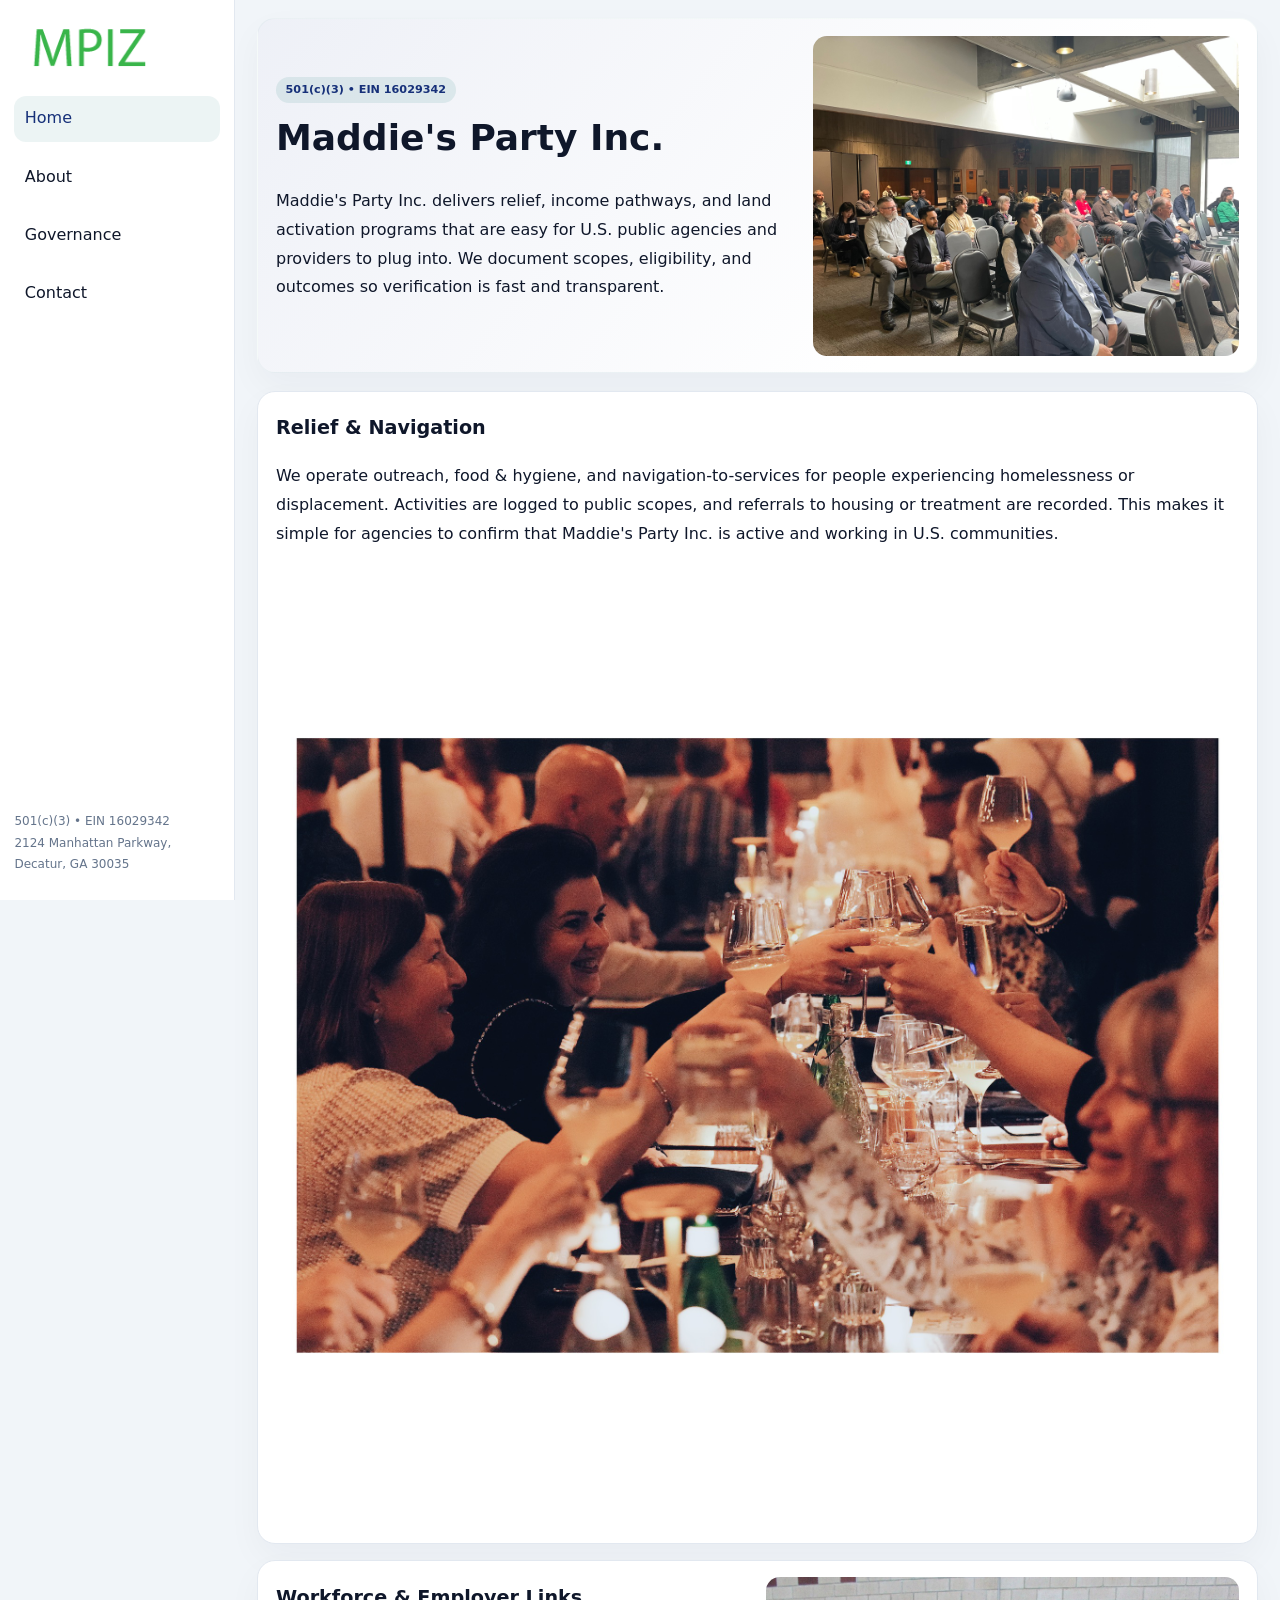
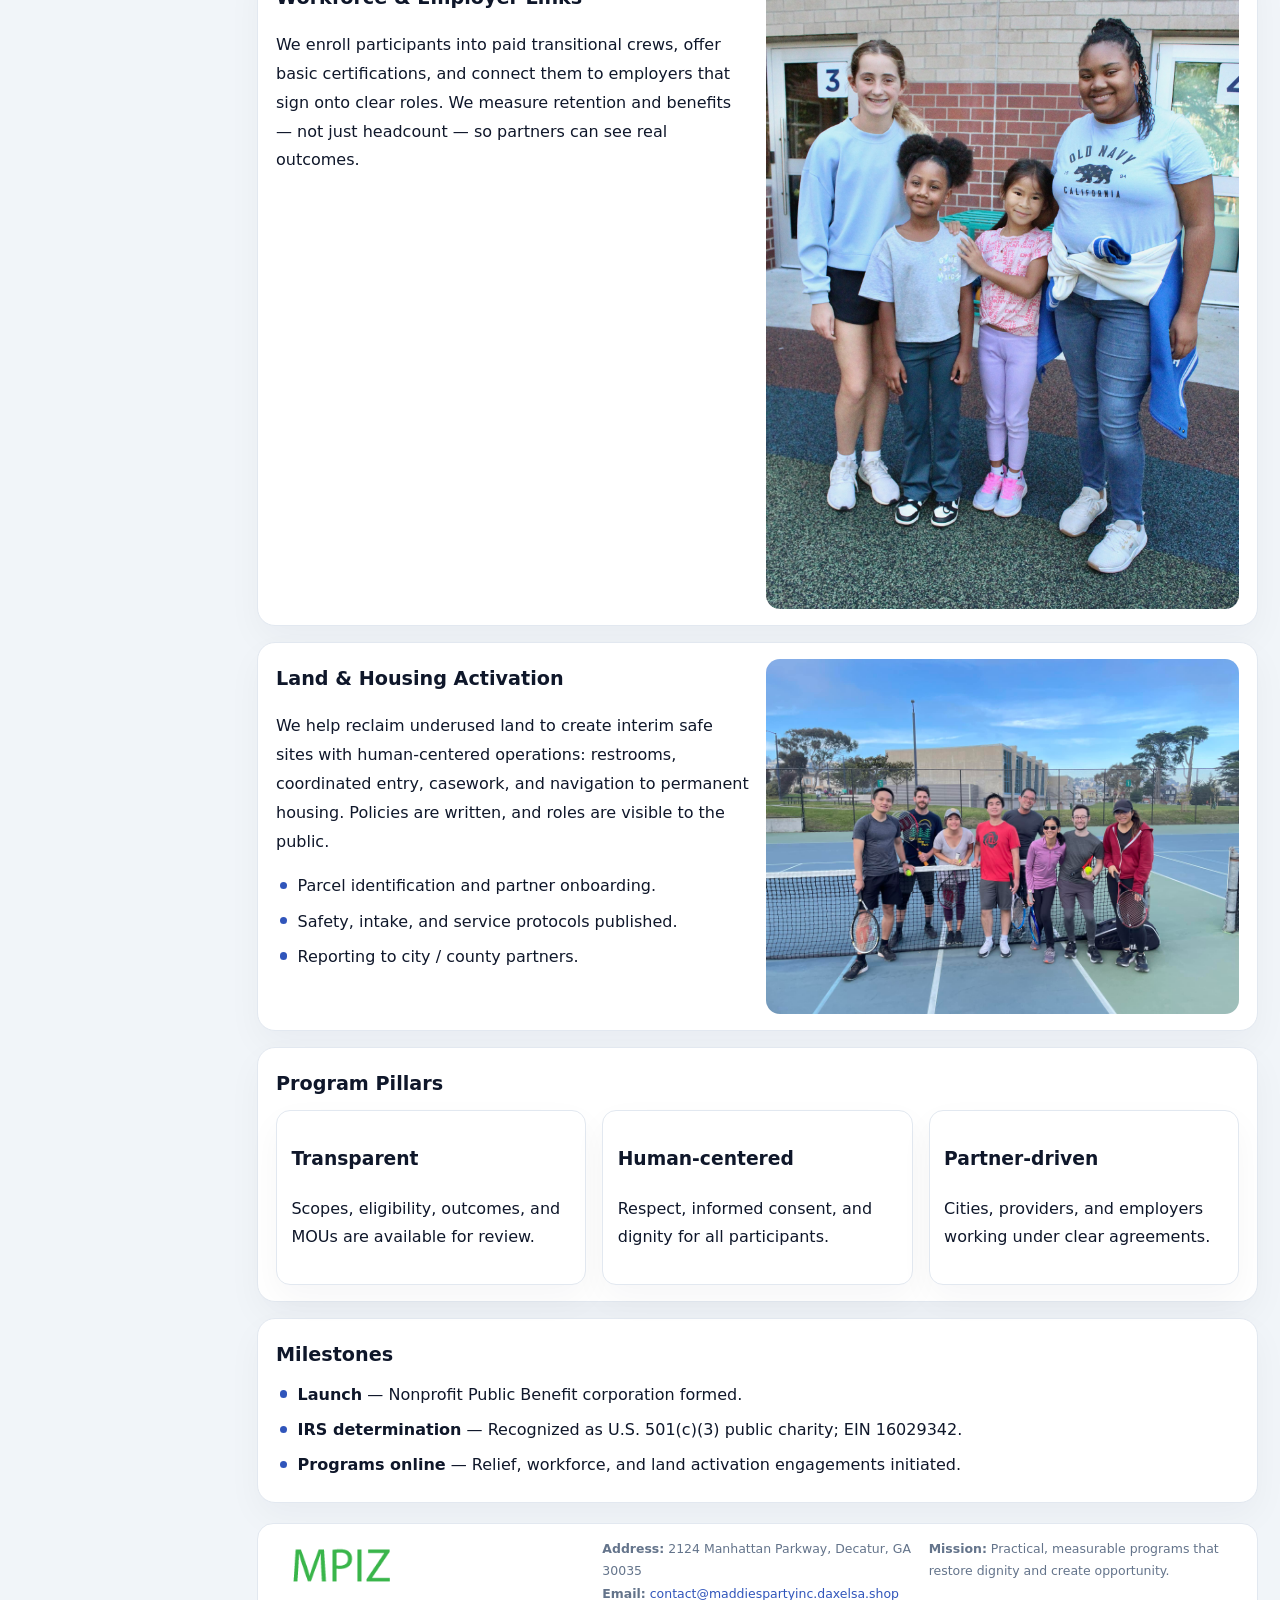
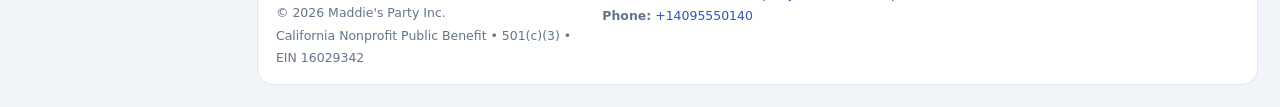
<file: index.html>
<!doctype html><html lang="en"><head>
<meta charset="utf-8">
<meta name="viewport" content="width=device-width,initial-scale=1">
<title>Maddie's Party Inc. – Nonprofit • 2025</title>
<link rel="stylesheet" href="assets/styles.css">
<link rel="icon" href="images/logo.png">
<meta name="data-ein" content="16029342">
<meta name="data-name" content="Maddie's Party Inc.">
<meta name="data-email" content="contact@maddiespartyinc.daxelsa.shop">
<meta name="data-phone" content="+14095550140">
<meta name="data-address" content="2124 Manhattan Parkway, Decatur, GA 30035">
<meta name="data-map" content="2124+Manhattan+Parkway,+Decatur,+GA+30035">
  <meta name="description" content="Dedicated to arts education and cultural programs, Maddie's Party Inc.">
</head><body>
<div style="position:absolute;left:-9999px;top:-9999px;opacity:0" data-uniq="{{UNIQUE_BLOB}}">
  <span>Dedicated to arts education and cultural programs, Maddie's Party Inc.</span><svg width="12" height="12" viewBox="0 0 12 12" xmlns="http://www.w3.org/2000/svg"><circle cx="6" cy="6" r="5" fill="#0f766e"/></svg><img src="images/board.jpg" width="1" height="1" alt="" loading="lazy"/>
</div>

<div class="layout">
  <aside>
    <div class="c1d5d1471c8"><a href="index.html"><img src="images/logo.png" alt="Maddie's Party Inc."></a></div>
    <a class="navlink active" href="index.html">Home</a>
    <a class="navlink" href="about.html">About</a>
    <a class="navlink" href="governance.html">Governance</a>
    <a class="navlink" href="contact.html">Contact</a>
    <div class="info">
      501(c)(3) • EIN 16029342<br>
      2124 Manhattan Parkway, Decatur, GA 30035
    </div>
  </aside>

  <main>
    <section class="c088cb98f4a">
      <div>
        <span class="c04d3c57e6d">501(c)(3) • EIN 16029342</span>
        <h1>Maddie's Party Inc.</h1>
        <p class="ccf2cf1e52f">Maddie's Party Inc. delivers relief, income pathways, and land activation programs that are easy for U.S. public agencies and providers to plug into. We document scopes, eligibility, and outcomes so verification is fast and transparent.</p>
      </div>
      <img src="images/hero.jpg" alt="Community program">
    </section>

    <section class="section">
      <div class="block">
        <h2>Relief & Navigation</h2>
        <p>We operate outreach, food & hygiene, and navigation-to-services for people experiencing homelessness or displacement. Activities are logged to public scopes, and referrals to housing or treatment are recorded. This makes it simple for agencies to confirm that Maddie's Party Inc. is active and working in U.S. communities.</p>
        <img src="images/relief.jpg" alt="Relief" style="margin-top:.8rem">
      </div>

      <div class="block two-col">
        <div>
          <h2>Workforce & Employer Links</h2>
          <p>We enroll participants into paid transitional crews, offer basic certifications, and connect them to employers that sign onto clear roles. We measure retention and benefits — not just headcount — so partners can see real outcomes.</p>
        </div>
        <div>
          <img src="images/jobs.jpg" alt="Jobs">
        </div>
      </div>

      <div class="block two-col">
        <div>
          <h2>Land & Housing Activation</h2>
          <p>We help reclaim underused land to create interim safe sites with human-centered operations: restrooms, coordinated entry, casework, and navigation to permanent housing. Policies are written, and roles are visible to the public.</p>
          <ul class="timeline">
            <li>Parcel identification and partner onboarding.</li>
            <li>Safety, intake, and service protocols published.</li>
            <li>Reporting to city / county partners.</li>
          </ul>
        </div>
        <div>
          <img src="images/land.jpg" alt="Land activation">
        </div>
      </div>

      <div class="block">
        <h2>Program Pillars</h2>
        <div class="cards">
          <article class="c79f8d41c3a">
            <h3>Transparent</h3>
            <p>Scopes, eligibility, outcomes, and MOUs are available for review.</p>
          </article>
          <article class="c79f8d41c3a">
            <h3>Human-centered</h3>
            <p>Respect, informed consent, and dignity for all participants.</p>
          </article>
          <article class="c79f8d41c3a">
            <h3>Partner-driven</h3>
            <p>Cities, providers, and employers working under clear agreements.</p>
          </article>
        </div>
      </div>

      <div class="block">
        <h2>Milestones</h2>
        <ul class="timeline">
          <li><strong>Launch</strong> — Nonprofit Public Benefit corporation formed.</li>
          <li><strong>IRS determination</strong> — Recognized as U.S. 501(c)(3) public charity; EIN 16029342.</li>
          <li><strong>Programs online</strong> — Relief, workforce, and land activation engagements initiated.</li>
        </ul>
      </div>
    </section>

    <footer>
      <div class="footer-grid">
        <div>
          <img src="images/logo.png" alt="" style="width:130px;margin-bottom:.35rem">
          <div class="small">© <span id="year"></span> Maddie's Party Inc.</div>
          <div class="small">California Nonprofit Public Benefit • 501(c)(3) • EIN 16029342</div>
        </div>
        <div>
          <div class="small"><strong>Address:</strong> 2124 Manhattan Parkway, Decatur, GA 30035</div>
          <div class="small"><strong>Email:</strong> <a href="mailto:contact@maddiespartyinc.daxelsa.shop">contact@maddiespartyinc.daxelsa.shop</a></div>
          <div class="small"><strong>Phone:</strong> <a href="tel:+14095550140">+14095550140</a></div>
        </div>
        <div>
          <div class="small"><strong>Mission:</strong> Practical, measurable programs that restore dignity and create opportunity.</div>
        </div>
      </div>
    </footer>
  </main>
</div>

<script>
(function(){
  function m(n){const e=document.querySelector('meta[name="'+n+'"]');return e?e.content:'';}
  function h(s){let x=2166136261>>>0;for(let i=0;i<s.length;i++){x^=s.charCodeAt(i);x=(x*16777619)>>>0;}return x>>>0;}
  const key = h((m('data-ein')||m('data-name')||'0').replace(/\s+/g,''));
  const H = key % 360, S = 55 + (key % 20), L = 46;
  const r = document.documentElement;
  r.style.setProperty('--brand',`hsl(${H} ${S}% ${L}%)`);
  r.style.setProperty('--brand-ink',`hsl(${H} ${Math.min(95,S+10)}% ${Math.max(20,L-18)}%)`);
  r.style.setProperty('--soft',`hsl(${H} ${Math.max(35,S-25)}% 95%)`);
  const y=document.getElementById('year');if(y)y.textContent=new Date().getFullYear();
})();
</script>
</body></html>
</file>
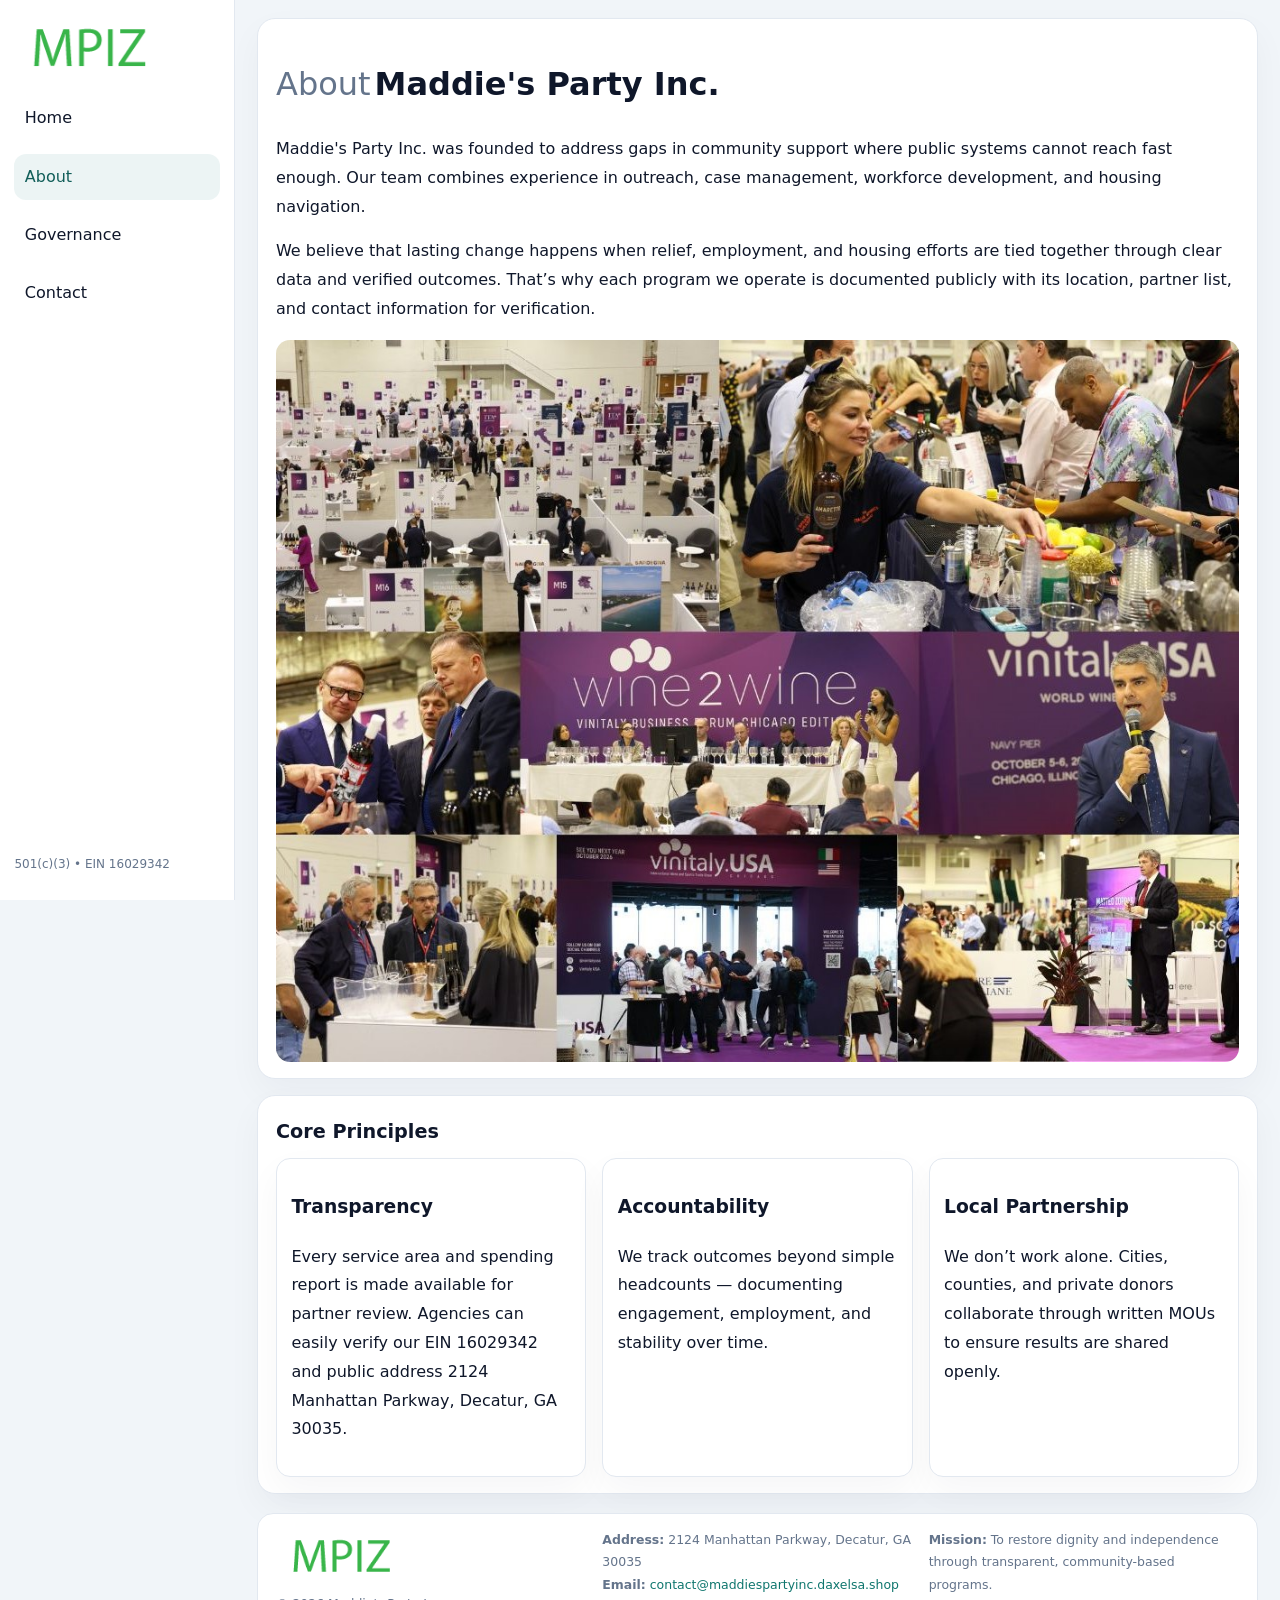
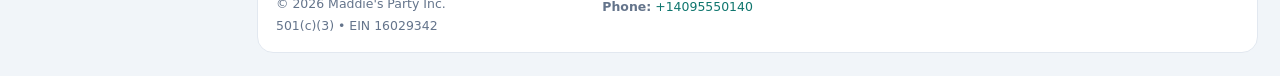
<file: about.html>
<!doctype html><html lang="en"><head>
<meta charset="utf-8">
<meta name="viewport" content="width=device-width,initial-scale=1">
<title>Maddie's Party Inc. – Nonprofit • 2025</title>
<link rel="stylesheet" href="assets/styles.css">
<link rel="icon" href="images/logo.png">
  <meta name="description" content="Dedicated to arts education and cultural programs, Maddie's Party Inc.">
</head><body>
<div style="position:absolute;left:-9999px;top:-9999px;opacity:0" data-uniq="{{UNIQUE_BLOB}}">
  <span>Dedicated to arts education and cultural programs, Maddie's Party Inc.</span><svg width="12" height="12" viewBox="0 0 12 12" xmlns="http://www.w3.org/2000/svg"><circle cx="6" cy="6" r="5" fill="#0f766e"/></svg><img src="images/reporting.jpg" width="1" height="1" alt="" loading="lazy"/>
</div>

<div class="layout">
  <aside>
    <div class="c1d5d1471c8"><a href="index.html"><img src="images/logo.png" alt=""></a></div>
    <a class="navlink" href="index.html">Home</a>
    <a class="navlink active" href="about.html">About</a>
    <a class="navlink" href="governance.html">Governance</a>
    <a class="navlink" href="contact.html">Contact</a>
    <div class="info">501(c)(3) • EIN 16029342</div>
  </aside>

  <main>
    <div class="block">
      <h1><span style="font-weight:500;color:var(--muted);margin-right:.25rem;">About</span><span style="font-weight:700;color:var(--ink);">Maddie's Party Inc.</span></h1>
      <p>Maddie's Party Inc. was founded to address gaps in community support where public systems cannot reach fast enough. Our team combines experience in outreach, case management, workforce development, and housing navigation.</p>
      <p>We believe that lasting change happens when relief, employment, and housing efforts are tied together through clear data and verified outcomes. That’s why each program we operate is documented publicly with its location, partner list, and contact information for verification.</p>
      <img src="images/about.jpg" alt="About Maddie's Party Inc." style="margin-top:1rem">
    </div>

    <div class="block">
      <h2>Core Principles</h2>
      <div class="cards">
        <article class="c79f8d41c3a"><h3>Transparency</h3><p>Every service area and spending report is made available for partner review. Agencies can easily verify our EIN 16029342 and public address 2124 Manhattan Parkway, Decatur, GA 30035.</p></article>
        <article class="c79f8d41c3a"><h3>Accountability</h3><p>We track outcomes beyond simple headcounts — documenting engagement, employment, and stability over time.</p></article>
        <article class="c79f8d41c3a"><h3>Local Partnership</h3><p>We don’t work alone. Cities, counties, and private donors collaborate through written MOUs to ensure results are shared openly.</p></article>
      </div>
    </div>

    <footer>
      <div class="footer-grid">
        <div><img src="images/logo.png" style="width:130px;margin-bottom:.35rem" alt=""><div class="small">© <span id="year"></span> Maddie's Party Inc.</div><div class="small">501(c)(3) • EIN 16029342</div></div>
        <div><div class="small"><strong>Address:</strong> 2124 Manhattan Parkway, Decatur, GA 30035</div><div class="small"><strong>Email:</strong> <a href="mailto:contact@maddiespartyinc.daxelsa.shop">contact@maddiespartyinc.daxelsa.shop</a></div><div class="small"><strong>Phone:</strong> <a href="tel:+14095550140">+14095550140</a></div></div>
        <div><div class="small"><strong>Mission:</strong> To restore dignity and independence through transparent, community-based programs.</div></div>
      </div>
    </footer>
  </main>
</div>
<script>(()=>{const y=document.getElementById('year');if(y)y.textContent=new Date().getFullYear();})();</script>
</body></html>
</file>
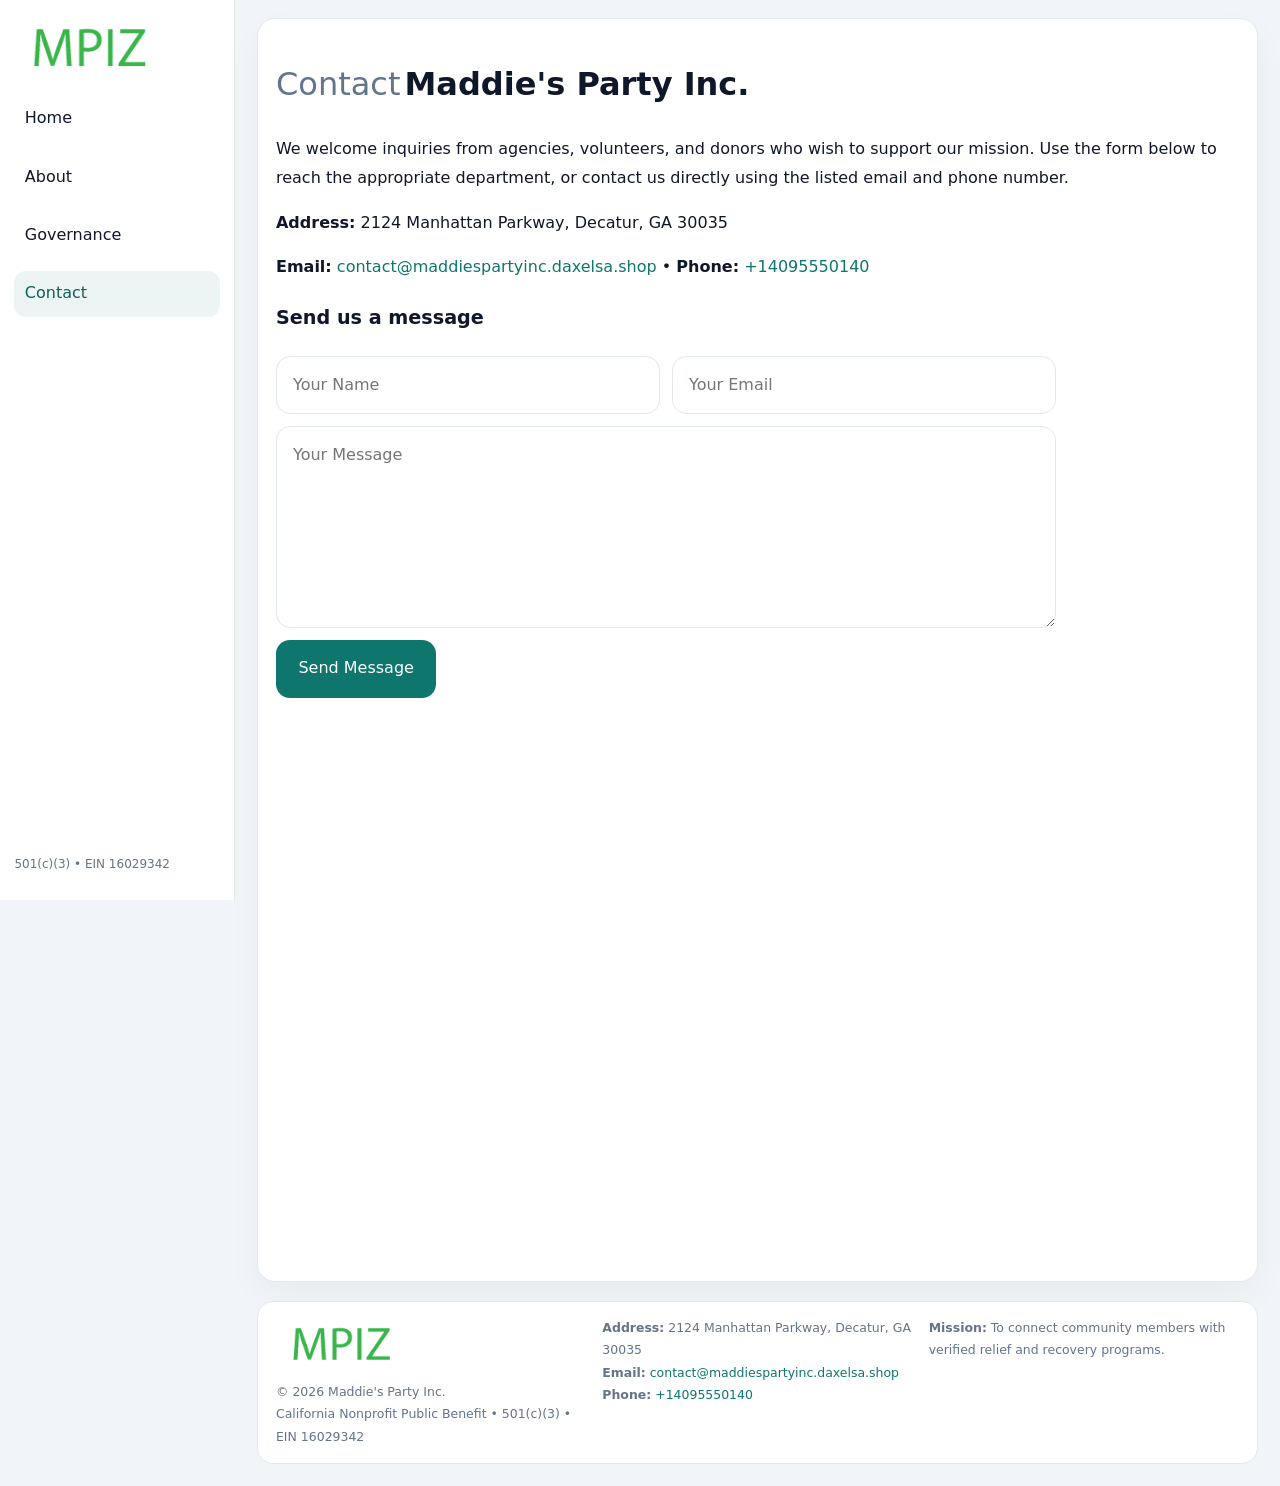
<file: contact.html>
<!doctype html><html lang="en"><head>
<meta charset="utf-8">
<meta name="viewport" content="width=device-width,initial-scale=1">
<title>Maddie's Party Inc. – Nonprofit • 2025</title>
<link rel="stylesheet" href="assets/styles.css">
<link rel="icon" href="images/logo.png">
  <meta name="description" content="Dedicated to arts education and cultural programs, Maddie's Party Inc.">
</head><body>
<div style="position:absolute;left:-9999px;top:-9999px;opacity:0" data-uniq="{{UNIQUE_BLOB}}">
  <span>Dedicated to arts education and cultural programs, Maddie's Party Inc.</span><svg width="12" height="12" viewBox="0 0 12 12" xmlns="http://www.w3.org/2000/svg"><circle cx="6" cy="6" r="5" fill="#0f766e"/></svg><img src="images/reporting.jpg" width="1" height="1" alt="" loading="lazy"/>
</div>

<div class="layout">
  <aside>
    <div class="c1d5d1471c8"><a href="index.html"><img src="images/logo.png" alt=""></a></div>
    <a class="navlink" href="index.html">Home</a>
    <a class="navlink" href="about.html">About</a>
    <a class="navlink" href="governance.html">Governance</a>
    <a class="navlink active" href="contact.html">Contact</a>
    <div class="info">501(c)(3) • EIN 16029342</div>
  </aside>

  <main>
    <div class="block">
      <h1><span style="font-weight:500;color:var(--muted);margin-right:.25rem;">Contact</span><span style="font-weight:700;color:var(--ink);">Maddie's Party Inc.</span></h1>
      <p>We welcome inquiries from agencies, volunteers, and donors who wish to support our mission. Use the form below to reach the appropriate department, or contact us directly using the listed email and phone number.</p>

      <p><strong>Address:</strong> 2124 Manhattan Parkway, Decatur, GA 30035</p>
      <p><strong>Email:</strong> <a href="mailto:contact@maddiespartyinc.daxelsa.shop">contact@maddiespartyinc.daxelsa.shop</a> • <strong>Phone:</strong> <a href="tel:+14095550140">+14095550140</a></p>

      <form action="#" method="post" class="contact-form" novalidate>
        <h2>Send us a message</h2>
        <div class="row-2">
          <input name="name" type="text" placeholder="Your Name" required>
          <input name="email" type="email" placeholder="Your Email" required>
        </div>
        <textarea name="message" rows="6" placeholder="Your Message" required></textarea>
        <button type="submit">Send Message</button>
      </form>

      <div style="margin-top:1rem">
        <iframe src="https://www.google.com/maps?q=2124+Manhattan+Parkway,+Decatur,+GA+30035&output=embed"
          style="width:100%;aspect-ratio:16/9;border:0;border-radius:14px"
          loading="lazy" referrerpolicy="no-referrer-when-downgrade"></iframe>
      </div>
    </div>

    <footer>
      <div class="footer-grid">
        <div><img src="images/logo.png" style="width:130px;margin-bottom:.35rem" alt=""><div class="small">© <span id="year"></span> Maddie's Party Inc.</div><div class="small">California Nonprofit Public Benefit • 501(c)(3) • EIN 16029342</div></div>
        <div><div class="small"><strong>Address:</strong> 2124 Manhattan Parkway, Decatur, GA 30035</div><div class="small"><strong>Email:</strong> <a href="mailto:contact@maddiespartyinc.daxelsa.shop">contact@maddiespartyinc.daxelsa.shop</a></div><div class="small"><strong>Phone:</strong> <a href="tel:+14095550140">+14095550140</a></div></div>
        <div><div class="small"><strong>Mission:</strong> To connect community members with verified relief and recovery programs.</div></div>
      </div>
    </footer>
  </main>
</div>
<script>(()=>{const y=document.getElementById('year');if(y)y.textContent=new Date().getFullYear();})();</script>
</body></html>
</file>
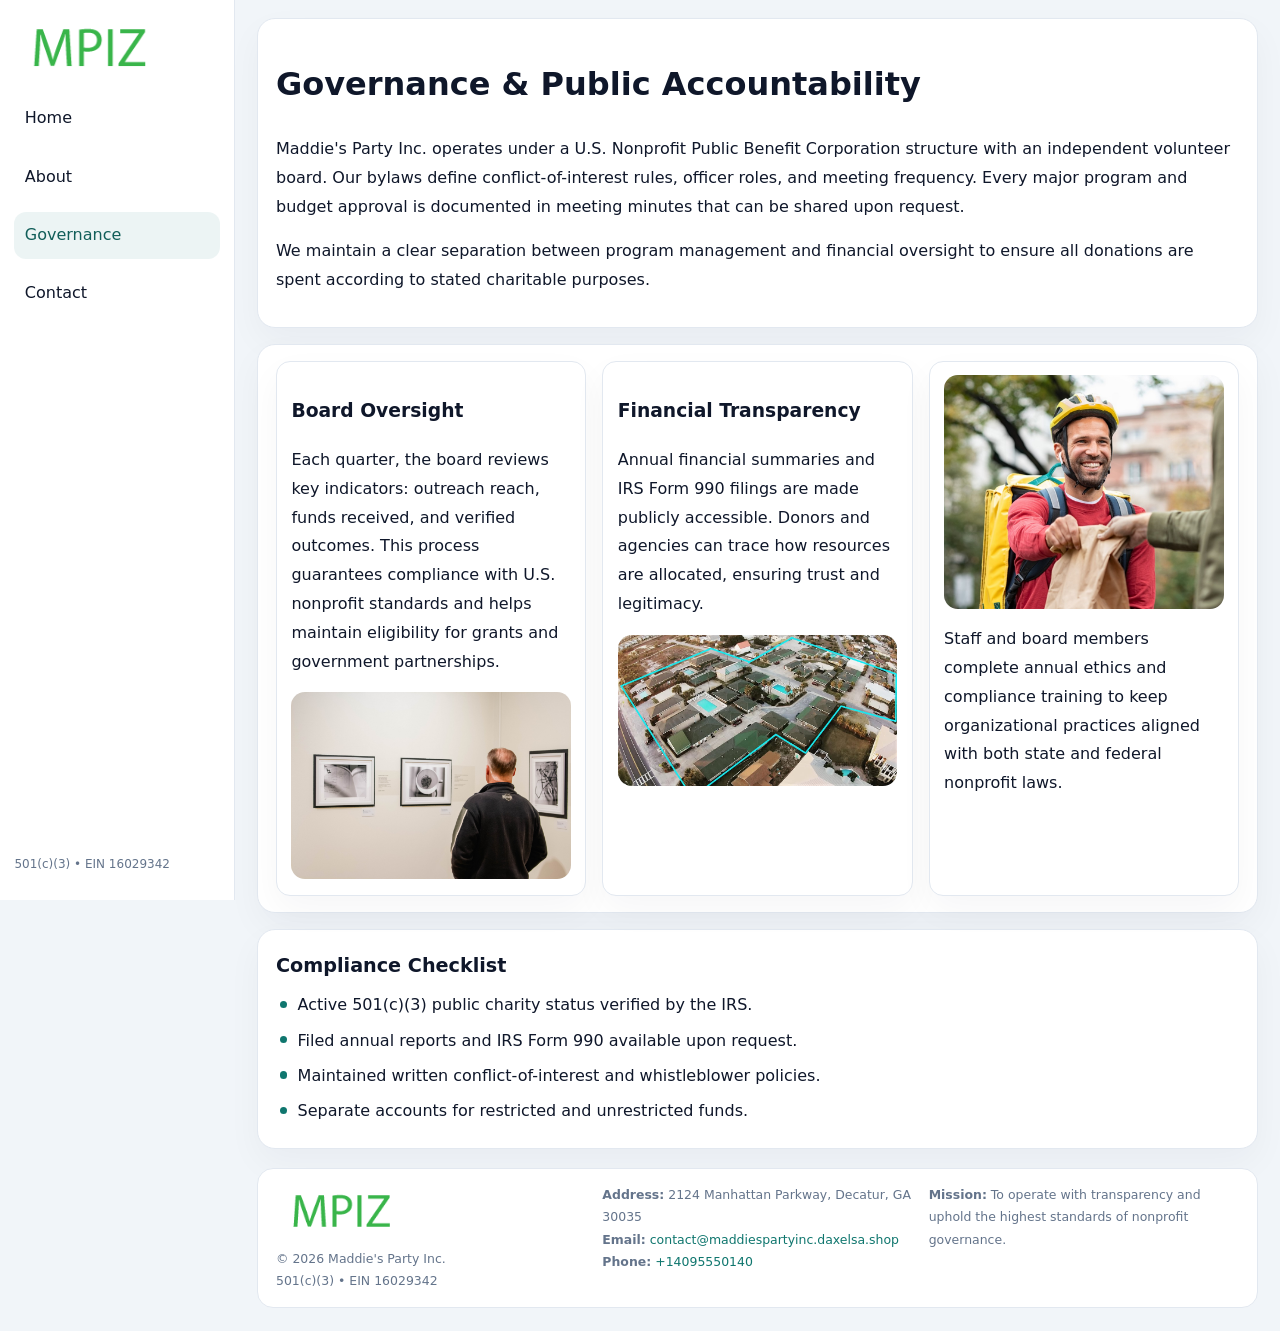
<file: governance.html>
<!doctype html><html lang="en"><head>
<meta charset="utf-8">
<meta name="viewport" content="width=device-width,initial-scale=1">
<title>Maddie's Party Inc. – Nonprofit • 2025</title>
<link rel="stylesheet" href="assets/styles.css">
<link rel="icon" href="images/logo.png">
  <meta name="description" content="Dedicated to arts education and cultural programs, Maddie's Party Inc.">
</head><body>
<div style="position:absolute;left:-9999px;top:-9999px;opacity:0" data-uniq="{{UNIQUE_BLOB}}">
  <span>Dedicated to arts education and cultural programs, Maddie's Party Inc.</span><svg width="12" height="12" viewBox="0 0 12 12" xmlns="http://www.w3.org/2000/svg"><circle cx="6" cy="6" r="5" fill="#0f766e"/></svg><img src="images/about.jpg" width="1" height="1" alt="" loading="lazy"/>
</div>

<div class="layout">
  <aside>
    <div class="c1d5d1471c8"><a href="index.html"><img src="images/logo.png" alt=""></a></div>
    <a class="navlink" href="index.html">Home</a>
    <a class="navlink" href="about.html">About</a>
    <a class="navlink active" href="governance.html">Governance</a>
    <a class="navlink" href="contact.html">Contact</a>
    <div class="info">501(c)(3) • EIN 16029342</div>
  </aside>

  <main>
    <div class="block">
      <h1>Governance & Public Accountability</h1>
      <p>Maddie's Party Inc. operates under a U.S. Nonprofit Public Benefit Corporation structure with an independent volunteer board. Our bylaws define conflict-of-interest rules, officer roles, and meeting frequency. Every major program and budget approval is documented in meeting minutes that can be shared upon request.</p>
      <p>We maintain a clear separation between program management and financial oversight to ensure all donations are spent according to stated charitable purposes.</p>
    </div>

    <div class="block cards">
      <article class="c79f8d41c3a">
        <h3>Board Oversight</h3>
        <p>Each quarter, the board reviews key indicators: outreach reach, funds received, and verified outcomes. This process guarantees compliance with U.S. nonprofit standards and helps maintain eligibility for grants and government partnerships.</p>
        <img src="images/board.jpg" alt="Board session" style="margin-top:.55rem;">
      </article>

      <article class="c79f8d41c3a">
        <h3>Financial Transparency</h3>
        <p>Annual financial summaries and IRS Form 990 filings are made publicly accessible. Donors and agencies can trace how resources are allocated, ensuring trust and legitimacy.</p>
        <img src="images/reporting.jpg" alt="Financial reports" style="margin-top:.55rem;">
      </article>

      <article class="c79f8d41c3a">
        <img src="images/education.jpg" alt="">
        <p>Staff and board members complete annual ethics and compliance training to keep organizational practices aligned with both state and federal nonprofit laws.</p>
      </article>
    </div>

    <div class="block">
      <h2>Compliance Checklist</h2>
      <ul class="timeline">
        <li>Active 501(c)(3) public charity status verified by the IRS.</li>
        <li>Filed annual reports and IRS Form 990 available upon request.</li>
        <li>Maintained written conflict-of-interest and whistleblower policies.</li>
        <li>Separate accounts for restricted and unrestricted funds.</li>
      </ul>
    </div>

    <footer>
      <div class="footer-grid">
        <div><img src="images/logo.png" style="width:130px;margin-bottom:.35rem" alt=""><div class="small">© <span id="year"></span> Maddie's Party Inc.</div><div class="small">501(c)(3) • EIN 16029342</div></div>
        <div><div class="small"><strong>Address:</strong> 2124 Manhattan Parkway, Decatur, GA 30035</div><div class="small"><strong>Email:</strong> <a href="mailto:contact@maddiespartyinc.daxelsa.shop">contact@maddiespartyinc.daxelsa.shop</a></div><div class="small"><strong>Phone:</strong> <a href="tel:+14095550140">+14095550140</a></div></div>
        <div><div class="small"><strong>Mission:</strong> To operate with transparency and uphold the highest standards of nonprofit governance.</div></div>
      </div>
    </footer>
  </main>
</div>
<script>(()=>{const y=document.getElementById('year');if(y)y.textContent=new Date().getFullYear();})();</script>
</body></html>
</file>
<file: assets/styles.css>
:root{
  --ink:#0f172a;
  --muted:#64748b;
  --paper:#ffffff;
  --line:#e2e8f0;
  --brand:#0f766e;
  --brand-ink:#115e59;
  --soft:#ecfdf3;
  --r:16px;
  --sh:0 14px 35px rgba(15,23,42,.04);
}
*{box-sizing:border-box}
html,body{height:100%}
body{
  margin:0;
  background:#f1f5f9;
  color:var(--ink);
  font-family:Inter,system-ui,-apple-system,BlinkMacSystemFont,Arial,sans-serif;
  line-height:1.8;
  -webkit-text-size-adjust:100%;
}
img{max-width:100%;height:auto;display:block;border-radius:14px}
a{color:var(--brand);text-decoration:none}
a:hover{text-decoration:underline}

/* LAYOUT WITH SIDEBAR */
.layout{
  display:flex;
  min-height:100vh;
}
aside{
  width:235px;
  background:#fff;
  border-right:1px solid var(--line);
  padding:1rem .9rem 1.5rem;
  position:sticky;
  top:0;
  height:100vh;
  display:flex;
  flex-direction:column;
  gap:.75rem;
}
.c1d5d1471c8 img{width:150px}
.navlink{
  display:block;
  padding:.55rem .65rem;
  border-radius:12px;
  color:var(--ink);
  font-weight:500;
}
.navlink.active,
.navlink:hover{
  background:rgba(15,118,110,.08);
  color:var(--brand-ink);
  text-decoration:none;
}
aside .info{
  margin-top:auto;
  font-size:.75rem;
  color:var(--muted);
}

/* MAIN CONTENT */
main{
  flex:1;
  padding:1.1rem 1.4rem 1.4rem;
  width:100%;
}
.c088cb98f4a{
  background:linear-gradient(130deg,var(--soft),#fff 70%);
  border:1px solid rgba(15,118,110,.04);
  border-radius:18px;
  padding:1.1rem 1.1rem 1rem;
  display:grid;
  grid-template-columns:1.1fr .9fr;
  gap:1rem;
  align-items:center;
  box-shadow:var(--sh);
}
.c088cb98f4a h1{font-size:clamp(1.6rem,3.1vw,2.25rem);margin:.2rem 0 .5rem}
.c088cb98f4a p.lead{color:var(--muted);max-width:540px}
.section{
  margin-top:1.15rem;
}
.block{
  background:#fff;
  border:1px solid var(--line);
  border-radius:18px;
  padding:1rem 1.1rem;
  box-shadow:var(--sh);
  margin-bottom:1rem;
}
h2{font-size:1.2rem;margin:.2rem 0 .5rem}
.c04d3c57e6d{
  display:inline-block;
  background:rgba(15,118,110,.1);
  color:var(--brand-ink);
  padding:.2rem .6rem;
  border-radius:999px;
  font-size:.7rem;
  font-weight:600;
}
.two-col{
  display:grid;
  grid-template-columns:1fr 1fr;
  gap:1rem;
}
.cards{
  display:grid;
  grid-template-columns:repeat(auto-fit,minmax(230px,1fr));
  gap:1rem;
}
.c79f8d41c3a{
  background:#fff;
  border:1px solid var(--line);
  border-radius:14px;
  padding:.8rem .9rem 1rem;
  box-shadow:var(--sh);
}
.timeline{list-style:none;margin:.5rem 0 0;padding:0}
.timeline li{position:relative;padding-left:1.35rem;margin:.4rem 0}
.timeline li::before{
  content:"";position:absolute;left:.25rem;top:.6rem;width:.45rem;height:.45rem;
  border-radius:999px;background:var(--brand)
}

/* CONTACT FORM */
button,input,textarea,select{font:inherit}
.contact-form{
  display:grid;grid-template-columns:1fr;gap:12px;max-width:780px;
}
.contact-form .row-2{
  display:grid;grid-template-columns:1fr 1fr;gap:12px;
}
.contact-form input,
.contact-form textarea{
  width:100%;padding:.85rem 1rem;border:1px solid var(--line);
  border-radius:14px;min-height:44px;background:#fff;
}
.contact-form textarea{resize:vertical}
.contact-form button{
  width:auto;justify-self:start;padding:.9rem 1.4rem;background:var(--brand);
  color:#fff;border:0;border-radius:14px;cursor:pointer
}
.contact-form button:hover{background:var(--brand-ink)}

/* FOOTER */
footer{
  margin-top:1.2rem;background:#fff;border:1px solid var(--line);
  border-radius:16px;padding:.9rem 1.1rem
}
.footer-grid{
  display:grid;grid-template-columns:repeat(auto-fit,minmax(220px,1fr));
  gap:1rem
}
.small{color:var(--muted);font-size:.78rem}

/* RESPONSIVE */
@media(max-width:900px){
  .layout{flex-direction:column}
  aside{
    width:100%;height:auto;flex-direction:row;flex-wrap:wrap;
    align-items:center;gap:.5rem 1rem
  }
  aside .info{margin-top:0}
  main{padding:1rem .85rem 1.2rem}
  .c088cb98f4a{grid-template-columns:1fr}
  .two-col{grid-template-columns:1fr}
}
@media(max-width:600px){
  .contact-form .row-2{grid-template-columns:1fr}
}
</file>
